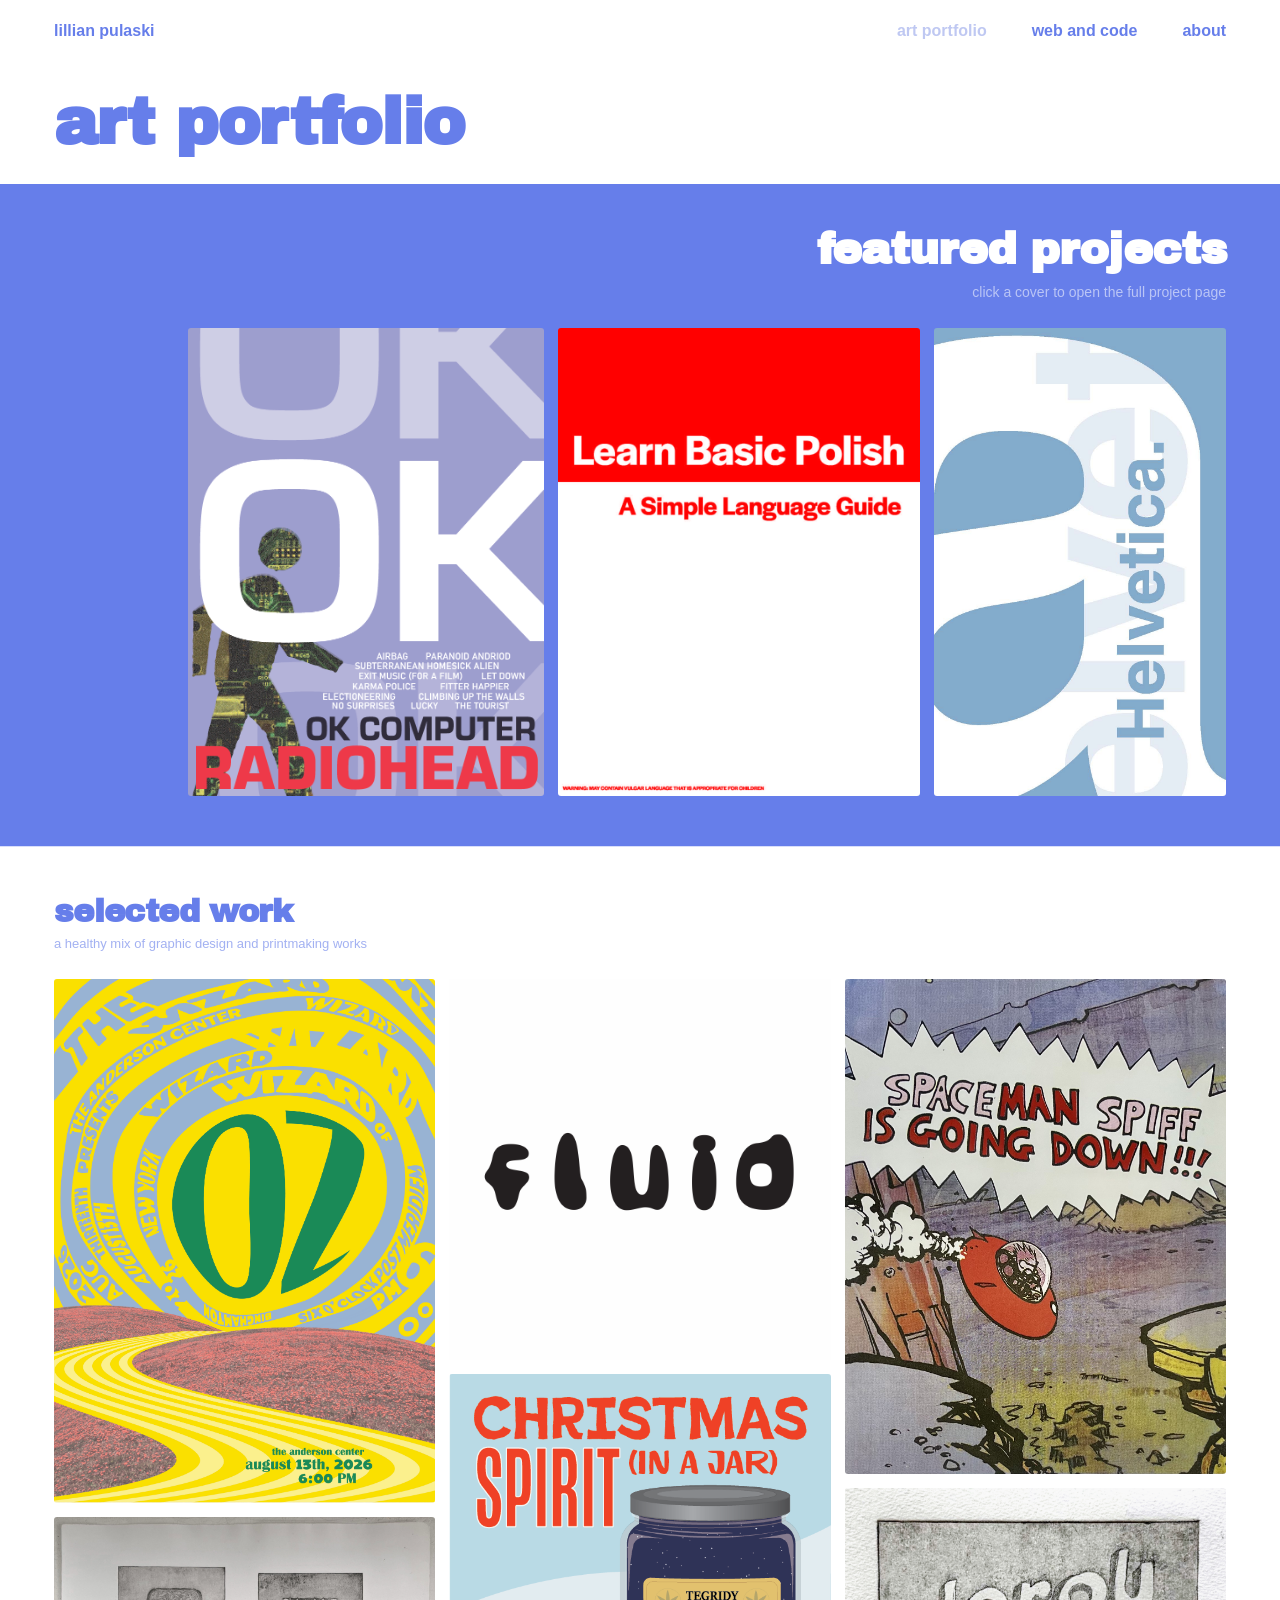
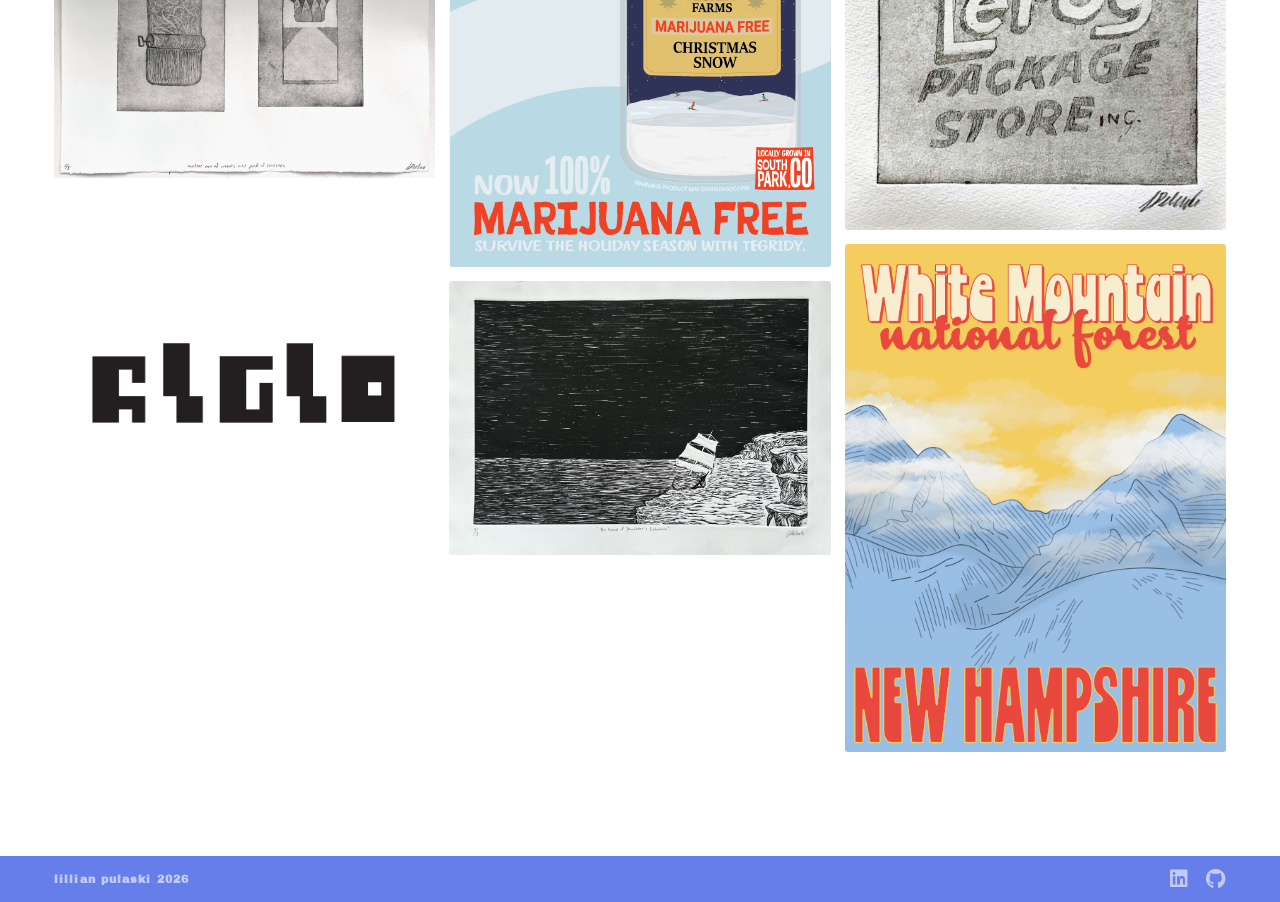
<file: index.html>
<!DOCTYPE html>
<html lang="en">
<head>
    <meta charset="UTF-8">
    <meta name="viewport" content="width=device-width, initial-scale=1.0">
    <title>art portfolio</title>
    <link rel="icon" href="photos/icon3.svg">
    <link rel="stylesheet" href="style.css">
    <link rel="preconnect" href="https://fonts.googleapis.com">
    <link rel="preconnect" href="https://fonts.gstatic.com" crossorigin>
    <link href="https://fonts.googleapis.com/css2?family=Anton&family=Archivo+Black&display=swap" rel="stylesheet">
    <link rel="stylesheet" href="https://cdnjs.cloudflare.com/ajax/libs/font-awesome/6.4.0/css/all.min.css">
    <style>

        /* ── Hero ── */
        .hero {
            min-height: 0;
            padding: 0;
        }

        .hero-content {
            /* top padding clears the fixed nav */
            padding: 90px 54px 29px;
            width: 100%;
        }

        .name-container { margin-bottom: 0; }

        .portfolio-title {
            font-family: var(--font-display);
            font-weight: 900;
            font-size: clamp(28px, 5.5vw, 65px);
            letter-spacing: -0.02em;
            line-height: 1;
            color: var(--color-text);
            text-align: left;
            margin-top: 0;
        }

        .portfolio-intro {
            max-width: 56ch;
            margin-top: 14px;
            font-size: 15px;
            line-height: 1.6;
            color: var(--color-text);
            opacity: 0.75;
        }

        /* ── Featured band (full-bleed) ── */
        .featured-band {
            background-color: var(--color-text);
            padding: 43px 0 50px;
            /* box-shadow + clip-path for full-bleed without a 100vw scrollbar */
            box-shadow: 0 0 0 100vmax var(--color-text);
            clip-path: inset(0 -100vmax);
        }

        .featured-band-inner {
            max-width: 1440px;
            margin: 0 auto;
            padding: 0 54px;
        }

        .featured-band-title {
            font-family: var(--font-display);
            font-size: clamp(22px, 3.5vw, 47px);
            font-weight: 900;
            letter-spacing: -0.02em;
            color: #fff;
            text-align: right;
            margin-bottom: 9px;
            line-height: 1;
        }

        .featured-band-inner > p {
            color: rgba(255,255,255,0.55);
            font-size: 14px;
            text-align: right;
            margin-bottom: 25px;
        }

        /* covers in a row on desktop */
        .featured-row {
            display: flex;
            gap: 14px;
            justify-content: flex-end;
            align-items: flex-end;
            height: 468px;
        }

        .featured-card {
            height: 100%;
            width: auto;
            display: block;
            text-decoration: none;
            overflow: visible;
            flex-shrink: 0;
            transition: height 0.45s cubic-bezier(0.25, 0.46, 0.45, 0.94);
        }

        .featured-card:hover { height: calc(100% + 9px); }

        .featured-card img {
            height: 100%;
            width: auto;
            display: block;
            border-radius: 3px;
            transition: opacity 0.4s ease;
        }

        .featured-card:hover img { opacity: 0.88; }

        /* ── Selected work ── */
        .gd-grid {
            padding: 50px 54px 90px;
            max-width: 1440px;
            margin: 0 auto;
        }

        .grid-heading {
            font-family: var(--font-display);
            font-weight: 900;
            font-size: clamp(20px, 2.6vw, 32px);
            letter-spacing: -0.02em;
            line-height: 1;
            color: var(--color-text);
            margin: 0 0 6px;
        }

        .grid-subheading {
            font-size: 13px;
            line-height: 1.5;
            color: var(--color-text);
            opacity: 0.6;
            margin: 0 0 25px;
        }

        /* --cols is read by script.js to build the columns */
        .masonry {
            --cols: 3;
            columns: var(--cols);
            column-gap: 14px;
        }

        @media (max-width: 1080px) { .masonry { --cols: 2; } }
        @media (max-width: 540px)  { .masonry { --cols: 1; } }

        /* after script.js splits tiles into real columns */
        .masonry.is-built {
            columns: auto;
            display: flex;
            gap: 14px;
            align-items: flex-start;
        }

        .masonry-col { flex: 1 1 0; min-width: 0; }

        .masonry.is-measuring .thumb-caption { display: none; }

        .thumb {
            display: inline-block;
            width: 100%;
            vertical-align: top;
            break-inside: avoid;
            margin-bottom: 14px;
            border-radius: 3px;
            cursor: pointer;
            animation: gdFadeUp 0.5s ease both;
        }

        .thumb img {
            width: 100%;
            height: auto;
            display: block;
            border-radius: 3px;
            transition: opacity 0.35s ease, transform 0.35s cubic-bezier(0.25, 0.46, 0.45, 0.94);
        }

        @keyframes gdFadeUp {
            from { opacity: 0; transform: translateY(14px); }
            to   { opacity: 1; transform: translateY(0); }
        }

        /* stop the fade-in from replaying when a tile is moved */
        .thumb.is-shown { animation: none; }

        .thumb:hover img {
            opacity: 0.85;
            transform: translateY(-4px);
        }

        /* ── Captions ── */
        .thumb-caption {
            background: var(--color-text);
            border-radius: 3px;
            padding: 0 14px;
            max-height: 0;
            overflow: hidden;
            margin-top: 0;
            width: 100%;
            transition: max-height 0.4s cubic-bezier(0.25, 0.46, 0.45, 0.94),
                        padding     0.4s cubic-bezier(0.25, 0.46, 0.45, 0.94),
                        margin-top  0.4s cubic-bezier(0.25, 0.46, 0.45, 0.94);
        }

        .thumb.active .thumb-caption {
            max-height: 260px;
            padding: 13px 14px 15px;
            margin-top: 9px;
        }

        .thumb-caption-title {
            font-family: var(--font-display);
            font-size: 14px;
            font-weight: 900;
            letter-spacing: -0.01em;
            color: #fff;
            line-height: 1.1;
            margin-bottom: 5px;
            display: flex;
            align-items: center;
            gap: 6px;
        }

        .thumb-caption-desc {
            font-size: 11px;
            color: rgba(255,255,255,0.65);
            line-height: 1.5;
            margin: 0;
        }

        /* ── View larger + lightbox ── */
        .icon-plus {
            position: relative;
            display: inline-block;
            width: 12px;
            height: 12px;
        }

        .icon-plus::before,
        .icon-plus::after {
            content: '';
            position: absolute;
            left: 50%;
            top: 50%;
            background: currentColor;
            border-radius: 1px;
            transform: translate(-50%, -50%);
        }

        .icon-plus::before { width: 100%; height: 2px; }
        .icon-plus::after  { width: 2px; height: 100%; }

        .thumb-zoom {
            display: inline-flex;
            align-items: center;
            gap: 7px;
            margin-top: 11px;
            padding: 7px 13px;
            border: 0;
            border-radius: 999px;
            background: #fff;
            color: var(--color-text);
            font-family: var(--font-display);
            font-size: 10px;
            letter-spacing: 0.11em;
            text-transform: uppercase;
            line-height: 1;
            cursor: pointer;
            transition: opacity 0.2s ease;
        }

        .thumb-zoom .icon-plus { width: 9px; height: 9px; }
        .thumb-zoom:hover { opacity: 0.8; }

        .lightbox {
            position: fixed;
            inset: 0;
            z-index: 2000;
            display: flex;
            align-items: center;
            justify-content: center;
            background: rgba(28, 34, 72, 0.92);
            opacity: 0;
            visibility: hidden;
            transition: opacity 0.3s ease, visibility 0.3s ease;
        }

        .lightbox.open { opacity: 1; visibility: visible; }

        .lightbox-img {
            display: block;
            max-width: 92vw;
            max-height: 88vh;
            border-radius: 3px;
        }

        .lightbox-close {
            position: absolute;
            top: 18px;
            right: 18px;
            width: 44px;
            height: 44px;
            display: flex;
            align-items: center;
            justify-content: center;
            border: 0;
            border-radius: 50%;
            background: #fff;
            color: var(--color-text);
            cursor: pointer;
        }

        .lightbox-close .icon-plus { transform: rotate(45deg); }

        body.lightbox-lock { overflow: hidden; }

        @media (prefers-reduced-motion: reduce) {
            .thumb, .thumb img, .thumb-zoom, .lightbox { transition: none; animation: none; }
            .thumb:hover img { transform: none; }
        }

        /* ── Mobile ── */
        @media (max-width: 768px) {
            .hero-content { padding: 76px 20px 20px; }

            .featured-band-inner { padding: 0 20px; }

            .featured-band-title { font-size: 36px; }

            /* stack covers on mobile */
            .featured-row {
                flex-direction: column;
                height: auto;
                align-items: stretch;
                gap: 12px;
            }

            .featured-card { height: auto; width: 100%; flex-shrink: 0; }
            .featured-card img { width: 100%; height: auto; }
            .featured-card:hover { height: auto; }

            .gd-grid { padding: 36px 20px 72px; }
        }

        /* ── Footer ── */
        .footer {
            background-color: var(--color-text) !important;
            border-top: none;
            padding: 13px 54px !important;
        }

        .footer-content {
            flex-direction: row !important;
            align-items: center;
        }

        .footer-text {
            color: rgba(255,255,255,0.6) !important;
            font-weight: 900 !important;
            font-family: var(--font-display) !important;
            white-space: nowrap;
        }

        .footer-icon-link { color: rgba(255,255,255,0.6) !important; }
        .footer-icon-link:hover { color: white !important; }
        .footer-icon { width: 20px; height: 20px; font-size: 20px !important; }
        .footer-right { gap: 16px !important; flex-shrink: 0; }

        @media (max-width: 768px) {
            .footer { padding: 13px 20px !important; }
        }
    </style>
</head>
<body>

    <!-- Navigation -->
    <nav class="nav">
        <div class="nav-content">
            <div class="nav-name">lillian pulaski</div>
            <div class="nav-links">
                <a href="index.html" class="nav-link nav-link--active">art portfolio</a>
                <a href="technical.html" class="nav-link">web and code</a>
                <a href="about.html" class="nav-link">about</a>
            </div>
        </div>
    </nav>

    <!-- Hero -->
    <section class="hero">
        <div class="hero-content">
            <div class="name-container">
                <div class="portfolio-title">art portfolio</div>
            </div>
        </div>
    </section>

    <!-- Featured projects -->
    <div class="featured-band">
        <div class="featured-band-inner">
            <h2 class="featured-band-title">featured projects</h2>
            <p>click a cover to open the full project page</p>
            <div class="featured-row">
                <a href="projects/okcd.html" class="featured-card">
                    <img src="photos/okcd_poster.png" alt="Ok Computer CD">
                </a>
                <a href="projects/zine.html" class="featured-card">
                    <img src="photos/type2_project3_COVER.jpg" alt="Polish Language Zine">
                </a>
                <a href="projects/helvetica.html" class="featured-card">
                    <img src="photos/300_P4_Pulaski_Specimen_Page_01.jpg" alt="Helvetica Booklet">
                </a>
            </div>
        </div>
    </div>

    <!-- Selected work -->
    <div class="gd-grid">
        <h2 class="grid-heading">selected work</h2>
        <p class="grid-subheading">a healthy mix of graphic design and printmaking works</p>

        <div class="masonry">

            <div class="thumb" style="animation-delay:0.12s">
                <img src="photos/type2_project2.jpg" alt="Wizard of Oz Poster">
                <div class="thumb-caption">
                    <div class="thumb-caption-title">Wizard of Oz Poster</div>
                    <p class="thumb-caption-desc"><em>Digital Art</em> &nbsp;·&nbsp;MARCH 2026</p>
                    <p class="thumb-caption-desc">A play advertisement that reads Oz as a drug-induced trip, drawing on the sleeping-poppy imagery already in the original story.</p>
                </div>
            </div>

            <div class="thumb" style="animation-delay:0.04s">
                <img src="photos/sardines+cigs.jpg" alt="Copper Etching — Sardine Can of Worms and Pack of Sardines">
                <div class="thumb-caption">
                    <div class="thumb-caption-title">Sardine Can of Worms &amp; Pack of Sardines</div>
                    <p class="thumb-caption-desc"><em>Copper Etching</em> &nbsp;·&nbsp; MAY 2026</p>
                    <p class="thumb-caption-desc">A pair of etchings that take two common idioms literally: packed like sardines and opening a can of worms. Rendered in the dense, unsettling line work of Otto Dix's war collection.</p>
                </div>
            </div>

            <div class="thumb" style="animation-delay:0.20s">
                <img src="photos/rigid.gif" alt="Rigid GIF">
                <div class="thumb-caption">
                    <div class="thumb-caption-title">Kinetic Typography — Rigid</div>
                    <p class="thumb-caption-desc"><em>Digital Animation</em> &nbsp;·&nbsp; OCTOBER 2025</p>
                    <p class="thumb-caption-desc">Half of a paired study in how motion carries meaning: uppercase letterforms snap down to lowercase, holding their geometry the whole way.</p>
                </div>
            </div>

            <div class="thumb" style="animation-delay:0.24s">
                <img src="photos/fluid.gif" alt="Fluid GIF">
                <div class="thumb-caption">
                    <div class="thumb-caption-title">Kinetic Typography — Fluid</div>
                    <p class="thumb-caption-desc"><em>Digital Animation</em> &nbsp;·&nbsp; OCTOBER 2025</p>
                    <p class="thumb-caption-desc">The counterpart to Rigid: the same uppercase-to-lowercase transformation, this time letting the letterforms flow between states.</p>
                </div>
            </div>

            <div class="thumb" style="animation-delay:0.28s">
                <img src="photos/sp_poster.png" alt="South Park Poster">
                <div class="thumb-caption">
                    <div class="thumb-caption-title">Marijuana Free Christmas Snow Advertisement</div>
                    <p class="thumb-caption-desc"><em>Digital Art</em> &nbsp;·&nbsp; APRIL 2025</p>
                    <p class="thumb-caption-desc">A satirical ad poster built on the South Park episode "Christmas Snow," aimed at recreational drug legalization and the marketing that sells it.</p>
                </div>
            </div>

            <div class="thumb" style="animation-delay:0.16s">
                <img src="photos/lino.jpg" alt="Linocut — The Wreck of Shackleton's Endurance">
                <div class="thumb-caption">
                    <div class="thumb-caption-title">The Wreck of Shackleton's Endurance</div>
                    <p class="thumb-caption-desc"><em>Linocut Relief Print</em> &nbsp;·&nbsp; FEBRUARY 2026</p>
                    <p class="thumb-caption-desc">A print about the story of Shackleton's Endurance and the isolation his crew endured spending almost one year awaiting rescue from the barren Antarctic.</p>
                </div>
            </div>

            <div class="thumb" style="animation-delay:0.08s">
                <img src="photos/silk_screen.jpg" alt="Silk Screen — SpaceMAN Spiff">
                <div class="thumb-caption">
                    <div class="thumb-caption-title">SpaceMAN Spiff</div>
                    <p class="thumb-caption-desc"><em>Silk Screen Print</em> &nbsp;·&nbsp; APRIL 2026</p>
                    <p class="thumb-caption-desc">A four-color separation screen print that turns Calvin &amp; Hobbes into environmental commentary.</p>
                </div>
            </div>

            <div class="thumb" style="animation-delay:0.32s">
                <img src="photos/leroy-package-store.jpg" alt="Leroy Package Store Sign">
                <div class="thumb-caption">
                    <div class="thumb-caption-title">Leroy Package Store Sign</div>
                    <p class="thumb-caption-desc"><em>Copper Etching</em> &nbsp;·&nbsp; MAY 2026</p>
                    <p class="thumb-caption-desc">A quick copper etching of the store sign of my beloved college liquor store.</p>
                </div>
            </div>

            <div class="thumb" style="animation-delay:0.32s">
                <img src="photos/nhwm_poster.png" alt="NH White Mountains Poster">
                <div class="thumb-caption">
                    <div class="thumb-caption-title">White Mountains Travel Poster</div>
                    <p class="thumb-caption-desc"><em>Digital Art</em> &nbsp;·&nbsp; FEBRUARY 2025</p>
                    <p class="thumb-caption-desc">A vintage-inspired travel poster for New Hampshire's White Mountains, built on flat color and a limited palette.</p>
                </div>
            </div>

        </div>
    </div>

    <!-- Footer -->
    <footer class="footer">
        <div class="footer-content">
            <div class="footer-left">
                <p class="footer-text">lillian pulaski 2026</p>
            </div>
            <div class="footer-right">
                <a href="https://www.linkedin.com/in/lillian-pulaski/" class="footer-link footer-icon-link" target="_blank" aria-label="LinkedIn">
                    <i class="fab fa-linkedin footer-icon"></i>
                </a>
                <a href="https://github.com/lillian-pulaski" class="footer-link footer-icon-link" target="_blank" aria-label="GitHub">
                    <i class="fab fa-github footer-icon"></i>
                </a>
            </div>
        </div>
    </footer>

    <script src="script.js"></script>
</body>
</html>
</file>
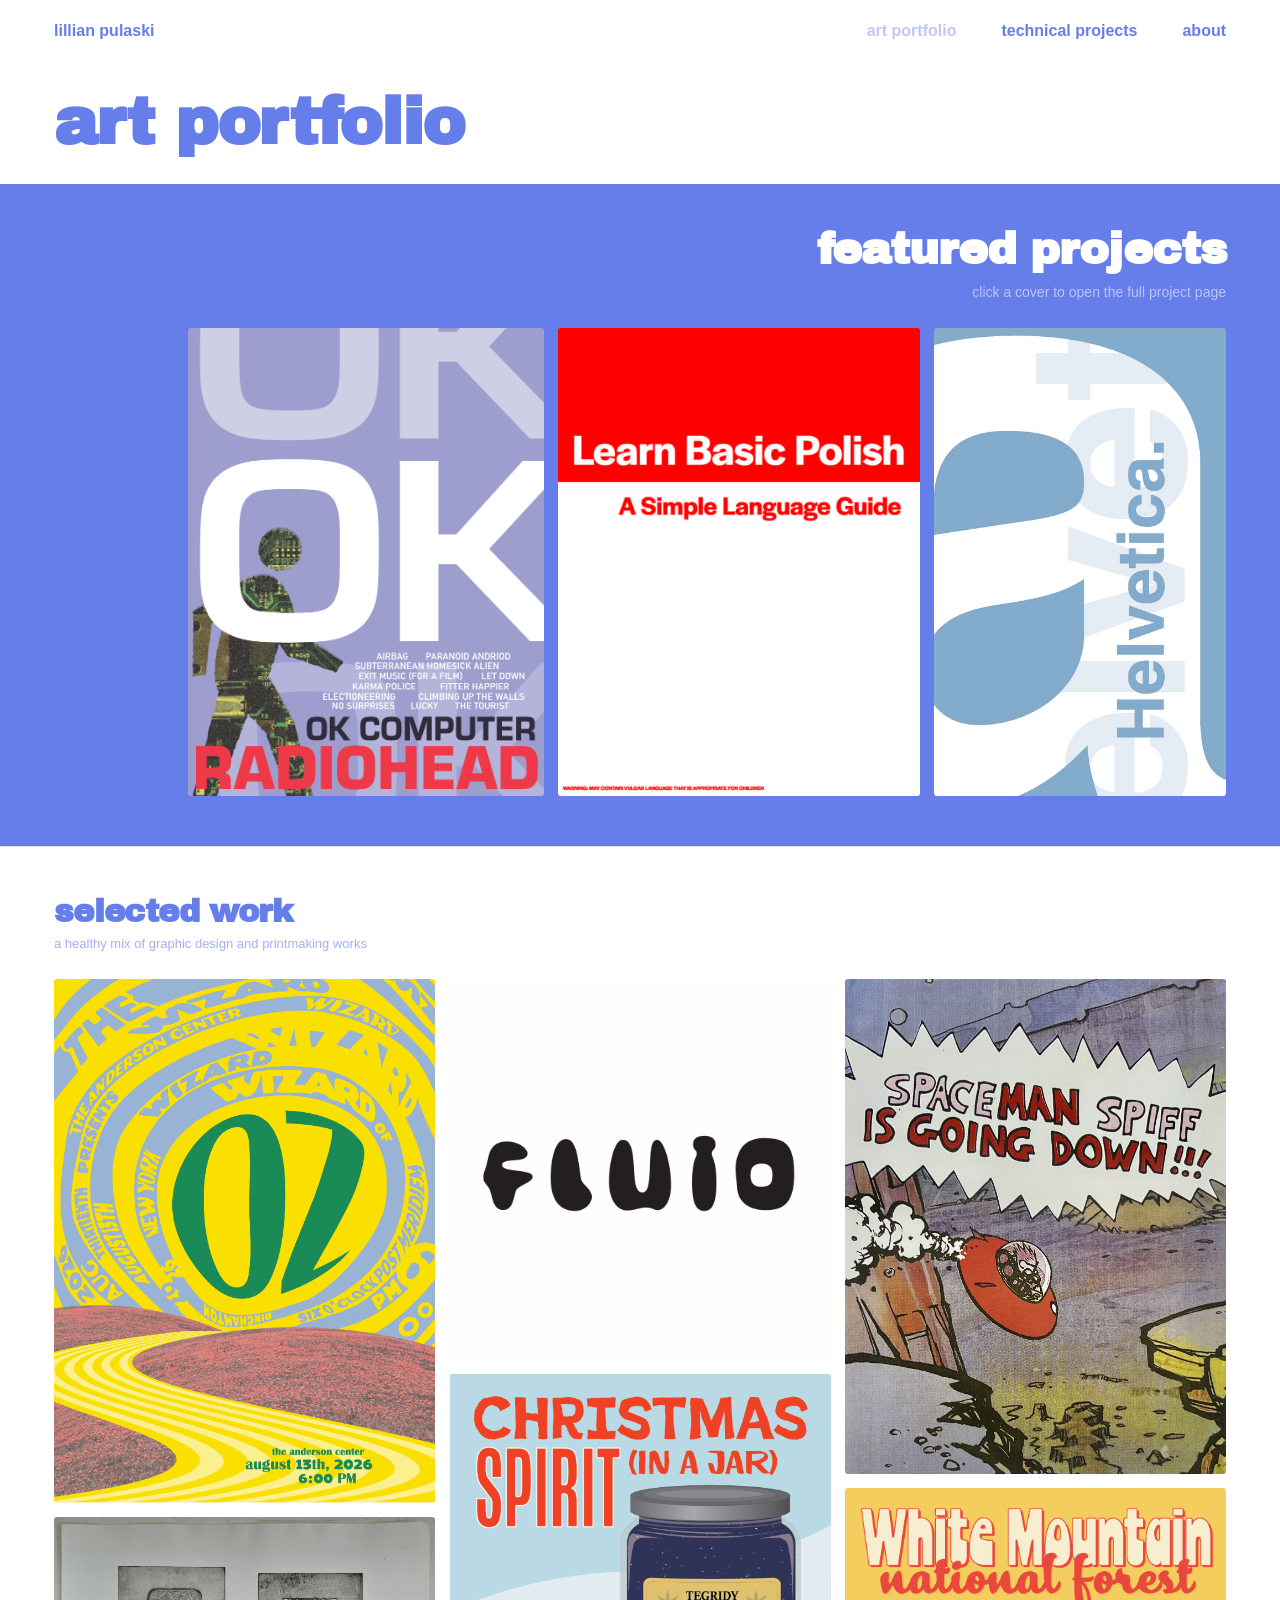
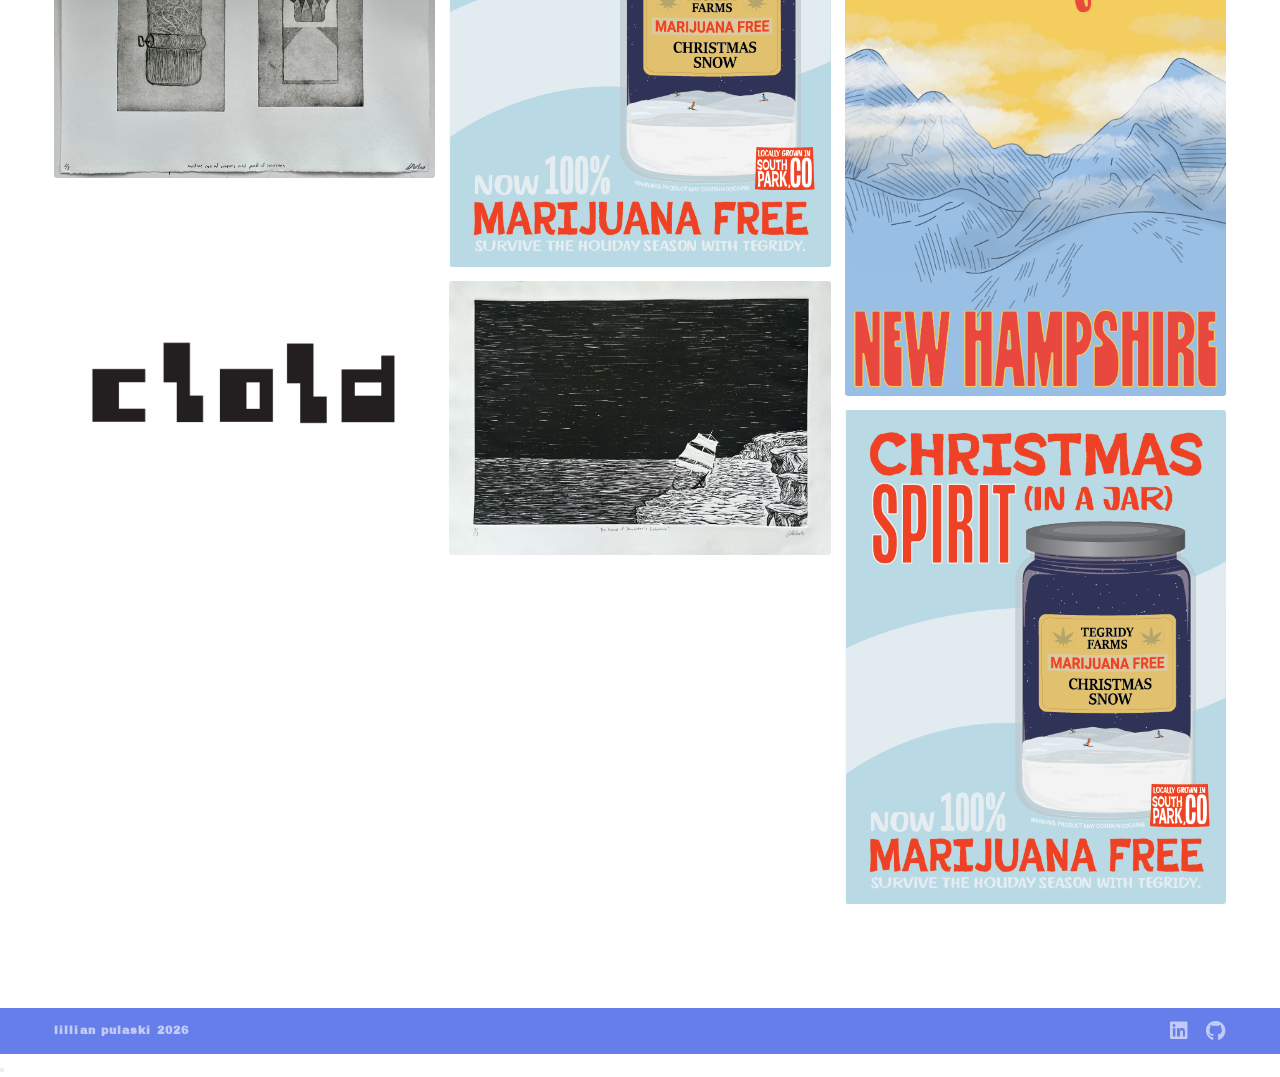
<file: art.html>
<!DOCTYPE html>
<html lang="en">
<head>
    <meta charset="UTF-8">
    <meta name="viewport" content="width=device-width, initial-scale=1.0">
    <title>art portfolio</title>
    <link rel="icon" href="photos/icon3.svg">
    <link rel="stylesheet" href="style.css">
    <link rel="preconnect" href="https://fonts.googleapis.com">
    <link rel="preconnect" href="https://fonts.gstatic.com" crossorigin>
    <link href="https://fonts.googleapis.com/css2?family=Anton&family=Archivo+Black&display=swap" rel="stylesheet">
    <link rel="stylesheet" href="https://cdnjs.cloudflare.com/ajax/libs/font-awesome/6.4.0/css/all.min.css">
    <style>

        /* ── Hero ── */
        .hero {
            min-height: 0;
            padding: 0;
        }

        .hero-content {
            /* top padding clears the fixed nav */
            padding: 90px 54px 29px;
            width: 100%;
        }

        .name-container { margin-bottom: 0; }

        .portfolio-title {
            font-family: var(--font-display);
            font-weight: 900;
            font-size: clamp(28px, 5.5vw, 65px);
            letter-spacing: -0.02em;
            line-height: 1;
            color: var(--color-text);
            text-align: left;
            margin-top: 0;
        }

        .portfolio-intro {
            max-width: 56ch;
            margin-top: 14px;
            font-size: 15px;
            line-height: 1.6;
            color: var(--color-text);
            opacity: 0.75;
        }

        /* ── Featured band (full-bleed) ── */
        .featured-band {
            background-color: var(--color-text);
            padding: 43px 0 50px;
            /* box-shadow + clip-path for full-bleed without a 100vw scrollbar */
            box-shadow: 0 0 0 100vmax var(--color-text);
            clip-path: inset(0 -100vmax);
        }

        .featured-band-inner {
            max-width: 1440px;
            margin: 0 auto;
            padding: 0 54px;
        }

        .featured-band-title {
            font-family: var(--font-display);
            font-size: clamp(22px, 3.5vw, 47px);
            font-weight: 900;
            letter-spacing: -0.02em;
            color: #fff;
            text-align: right;
            margin-bottom: 9px;
            line-height: 1;
        }

        .featured-band-inner > p {
            color: rgba(255,255,255,0.55);
            font-size: 14px;
            text-align: right;
            margin-bottom: 25px;
        }

        /* covers in a row on desktop */
        .featured-row {
            display: flex;
            gap: 14px;
            justify-content: flex-end;
            align-items: flex-end;
            height: 468px;
        }

        .featured-card {
            height: 100%;
            width: auto;
            display: block;
            text-decoration: none;
            overflow: visible;
            flex-shrink: 0;
            transition: height 0.45s cubic-bezier(0.25, 0.46, 0.45, 0.94);
        }

        .featured-card:hover { height: calc(100% + 9px); }

        .featured-card img {
            height: 100%;
            width: auto;
            display: block;
            border-radius: 3px;
            transition: opacity 0.4s ease;
        }

        .featured-card:hover img { opacity: 0.88; }

        /* ── Selected work ── */
        .gd-grid {
            padding: 50px 54px 90px;
            max-width: 1440px;
            margin: 0 auto;
        }

        .grid-heading {
            font-family: var(--font-display);
            font-weight: 900;
            font-size: clamp(20px, 2.6vw, 32px);
            letter-spacing: -0.02em;
            line-height: 1;
            color: var(--color-text);
            margin: 0 0 6px;
        }

        .grid-subheading {
            font-size: 13px;
            line-height: 1.5;
            color: var(--color-text);
            opacity: 0.6;
            margin: 0 0 25px;
        }

        .masonry {
            columns: 3;
            column-gap: 14px;
        }

        @media (max-width: 1080px) { .masonry { columns: 2; } }
        @media (max-width: 540px)  { .masonry { columns: 1; } }

        .thumb {
            display: inline-block;
            width: 100%;
            vertical-align: top;
            break-inside: avoid;
            margin-bottom: 14px;
            border-radius: 3px;
            cursor: pointer;
            animation: gdFadeUp 0.5s ease both;
        }

        .thumb img {
            width: 100%;
            height: auto;
            display: block;
            border-radius: 3px;
            transition: opacity 0.4s ease;
        }

        @keyframes gdFadeUp {
            from { opacity: 0; transform: translateY(14px); }
            to   { opacity: 1; transform: translateY(0); }
        }

        .thumb:hover img { opacity: 0.9; }

        /* ── Captions ── */
        .thumb-caption {
            background: var(--color-text);
            border-radius: 3px;
            padding: 0 14px;
            max-height: 0;
            overflow: hidden;
            margin-top: 0;
            width: 100%;
            transition: max-height 0.4s cubic-bezier(0.25, 0.46, 0.45, 0.94),
                        padding     0.4s cubic-bezier(0.25, 0.46, 0.45, 0.94),
                        margin-top  0.4s cubic-bezier(0.25, 0.46, 0.45, 0.94);
        }

        .thumb.active .thumb-caption {
            max-height: 180px;
            padding: 13px 14px 15px;
            margin-top: 9px;
        }

        .thumb-caption-title {
            font-family: var(--font-display);
            font-size: 14px;
            font-weight: 900;
            letter-spacing: -0.01em;
            color: #fff;
            line-height: 1.1;
            margin-bottom: 5px;
            display: flex;
            align-items: center;
            gap: 6px;
        }

        .thumb-caption-desc {
            font-size: 11px;
            color: rgba(255,255,255,0.65);
            line-height: 1.5;
            margin: 0;
        }

        /* ── Mobile ── */
        @media (max-width: 768px) {
            .hero-content { padding: 76px 20px 20px; }

            .featured-band-inner { padding: 0 20px; }

            .featured-band-title { font-size: 36px; }

            /* stack covers on mobile */
            .featured-row {
                flex-direction: column;
                height: auto;
                align-items: stretch;
                gap: 12px;
            }

            .featured-card { height: auto; width: 100%; flex-shrink: 0; }
            .featured-card img { width: 100%; height: auto; }
            .featured-card:hover { height: auto; }

            .gd-grid { padding: 36px 20px 72px; }
        }

        /* ── Footer ── */
        .footer {
            background-color: var(--color-text) !important;
            border-top: none;
            padding: 13px 54px !important;
        }

        .footer-content {
            flex-direction: row !important;
            align-items: center;
        }

        .footer-text {
            color: rgba(255,255,255,0.6) !important;
            font-weight: 900 !important;
            font-family: var(--font-display) !important;
            white-space: nowrap;
        }

        .footer-icon-link { color: rgba(255,255,255,0.6) !important; }
        .footer-icon-link:hover { color: white !important; }
        .footer-icon { width: 20px; height: 20px; font-size: 20px !important; }
        .footer-right { gap: 16px !important; flex-shrink: 0; }

        @media (max-width: 768px) {
            .footer { padding: 13px 20px !important; }
        }
    </style>
</head>
<body>

    <!-- Navigation -->
    <nav class="nav">
        <div class="nav-content">
            <div class="nav-name">lillian pulaski</div>
            <div class="nav-links">
                <a href="art.html" class="nav-link nav-link--active">art portfolio</a>
                <a href="technical.html" class="nav-link">technical projects</a>
                <a href="about.html" class="nav-link">about</a>
            </div>
        </div>
    </nav>

    <!-- Hero -->
    <section class="hero">
        <div class="hero-content">
            <div class="name-container">
                <div class="portfolio-title">art portfolio</div>
            </div>
        </div>
    </section>

    <!-- Featured projects -->
    <div class="featured-band">
        <div class="featured-band-inner">
            <h2 class="featured-band-title">featured projects</h2>
            <p>click a cover to open the full project page</p>
            <div class="featured-row">
                <a href="projects/okcd.html" class="featured-card">
                    <img src="photos/okcd_poster.png" alt="Ok Computer CD">
                </a>
                <a href="projects/zine.html" class="featured-card">
                    <img src="photos/type2_project3_COVER.jpg" alt="Polish Language Zine">
                </a>
                <a href="projects/helvetica.html" class="featured-card">
                    <img src="photos/300_P4_Pulaski_Specimen_Page_01.jpg" alt="Helvetica Booklet">
                </a>
            </div>
        </div>
    </div>

    <!-- Selected work -->
    <div class="gd-grid">
        <h2 class="grid-heading">selected work</h2>
        <p class="grid-subheading">a healthy mix of graphic design and printmaking works</p>

        <div class="masonry">

            <div class="thumb" style="animation-delay:0.12s">
                <img src="photos/type2_project2.jpg" alt="Wizard of Oz Poster">
                <div class="thumb-caption">
                    <div class="thumb-caption-title">Wizard of Oz Poster</div>
                    <p class="thumb-caption-desc"><em>Digital Art</em> &nbsp;·&nbsp;MARCH 2026</p>
                    <p class="thumb-caption-desc">A play advertisement that reads Oz as a drug-induced trip, drawing on the sleeping-poppy imagery already in the original story.</p>
                </div>
            </div>

            <div class="thumb" style="animation-delay:0.04s">
                <img src="photos/copper_etch.jpg" alt="Copper Etching — Sardine Can of Worms and Pack of Sardines">
                <div class="thumb-caption">
                    <div class="thumb-caption-title">Sardine Can of Worms &amp; Pack of Sardines</div>
                    <p class="thumb-caption-desc"><em>Copper Etching</em> &nbsp;·&nbsp; MAY 2026</p>
                    <p class="thumb-caption-desc">A pair of etchings that take two common idioms literally: packed like sardines and opening a can of worms. Rendered in the dense, unsettling line work of Otto Dix's war collection.</p>
                </div>
            </div>

            <div class="thumb" style="animation-delay:0.20s">
                <img src="photos/rigid.gif" alt="Rigid GIF">
                <div class="thumb-caption">
                    <div class="thumb-caption-title">Kinetic Typography — Rigid</div>
                    <p class="thumb-caption-desc"><em>Digital Animation</em> &nbsp;·&nbsp; OCTOBER 2025</p>
                    <p class="thumb-caption-desc">Half of a paired study in how motion carries meaning: uppercase letterforms snap down to lowercase, holding their geometry the whole way.</p>
                </div>
            </div>

            <div class="thumb" style="animation-delay:0.24s">
                <img src="photos/fluid.gif" alt="Fluid GIF">
                <div class="thumb-caption">
                    <div class="thumb-caption-title">Kinetic Typography — Fluid</div>
                    <p class="thumb-caption-desc"><em>Digital Animation</em> &nbsp;·&nbsp; OCTOBER 2025</p>
                    <p class="thumb-caption-desc">The counterpart to Rigid: the same uppercase-to-lowercase transformation, this time letting the letterforms flow between states.</p>
                </div>
            </div>

            <div class="thumb" style="animation-delay:0.28s">
                <img src="photos/sp_poster.png" alt="South Park Poster">
                <div class="thumb-caption">
                    <div class="thumb-caption-title">Marijuana Free Christmas Snow Advertisement</div>
                    <p class="thumb-caption-desc"><em>Digital Art</em> &nbsp;·&nbsp; APRIL 2025</p>
                    <p class="thumb-caption-desc">A satirical ad poster built on the South Park episode "Christmas Snow," aimed at recreational drug legalization and the marketing that sells it.</p>
                </div>
            </div>

            <div class="thumb" style="animation-delay:0.16s">
                <img src="photos/lino.jpg" alt="Linocut — The Wreck of Shackleton's Endurance">
                <div class="thumb-caption">
                    <div class="thumb-caption-title">The Wreck of Shackleton's Endurance</div>
                    <p class="thumb-caption-desc"><em>Linocut Relief Print</em> &nbsp;·&nbsp; FEBRUARY 2026</p>
                    <p class="thumb-caption-desc">A print about the story of Shackleton's Endurance and the isolation his crew endured spending almost one year awaiting rescue from the barren Antarctic.</p>
                </div>
            </div>

            <div class="thumb" style="animation-delay:0.08s">
                <img src="photos/silk_screen.jpg" alt="Silk Screen — SpaceMAN Spiff">
                <div class="thumb-caption">
                    <div class="thumb-caption-title">SpaceMAN Spiff</div>
                    <p class="thumb-caption-desc"><em>Silk Screen Print</em> &nbsp;·&nbsp; APRIL 2026</p>
                    <p class="thumb-caption-desc">A four-color separation screen print that turns Calvin &amp; Hobbes into environmental commentary.</p>
                </div>
            </div>

            <div class="thumb" style="animation-delay:0.32s">
                <img src="photos/nhwm_poster.png" alt="NH White Mountains Poster">
                <div class="thumb-caption">
                    <div class="thumb-caption-title">White Mountains Travel Poster</div>
                    <p class="thumb-caption-desc"><em>Digital Art</em> &nbsp;·&nbsp; FEBRUARY 2025</p>
                    <p class="thumb-caption-desc">A vintage-inspired travel poster for New Hampshire's White Mountains, built on flat color and a limited palette.</p>
                </div>
            </div>

            <div class="thumb" style="animation-delay:0.28s">
                <img src="photos/sp_poster.png" alt="South Park Poster">
                <div class="thumb-caption">
                    <div class="thumb-caption-title">Marijuana Free Christmas Snow Advertisement</div>
                    <p class="thumb-caption-desc"><em>Digital Art</em> &nbsp;·&nbsp; APRIL 2025</p>
                    <p class="thumb-caption-desc">A satirical ad poster built on the South Park episode "Christmas Snow," aimed at recreational drug legalization and the marketing that sells it.</p>
                </div>
            </div>

        </div>
    </div>

    <!-- Footer -->
    <footer class="footer">
        <div class="footer-content">
            <div class="footer-left">
                <p class="footer-text">lillian pulaski 2026</p>
            </div>
            <div class="footer-right">
                <a href="https://www.linkedin.com/in/lillian-pulaski/" class="footer-link footer-icon-link" target="_blank" aria-label="LinkedIn">
                    <i class="fab fa-linkedin footer-icon"></i>
                </a>
                <a href="https://github.com/lillian-pulaski" class="footer-link footer-icon-link" target="_blank" aria-label="GitHub">
                    <i class="fab fa-github footer-icon"></i>
                </a>
            </div>
        </div>
    </footer>

    <script src="script.js"></script>
</body>
</html>
</file>
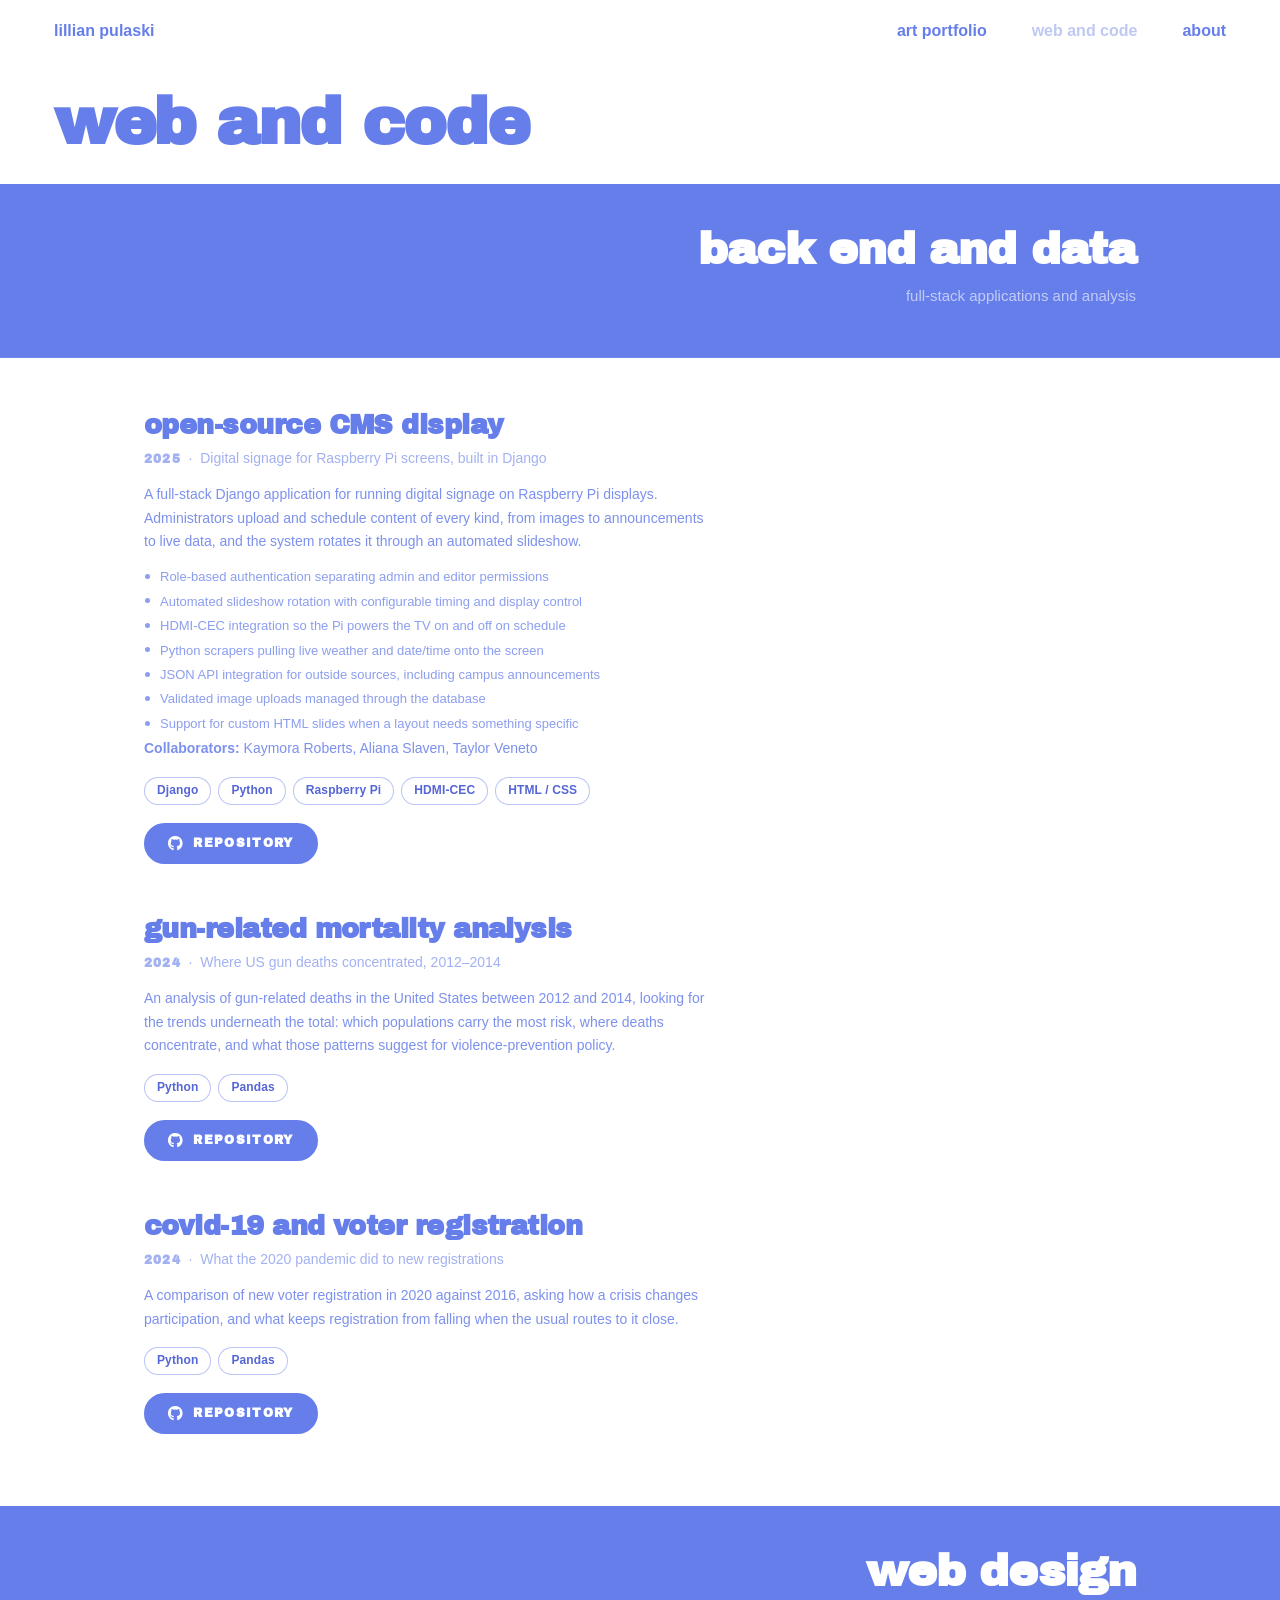
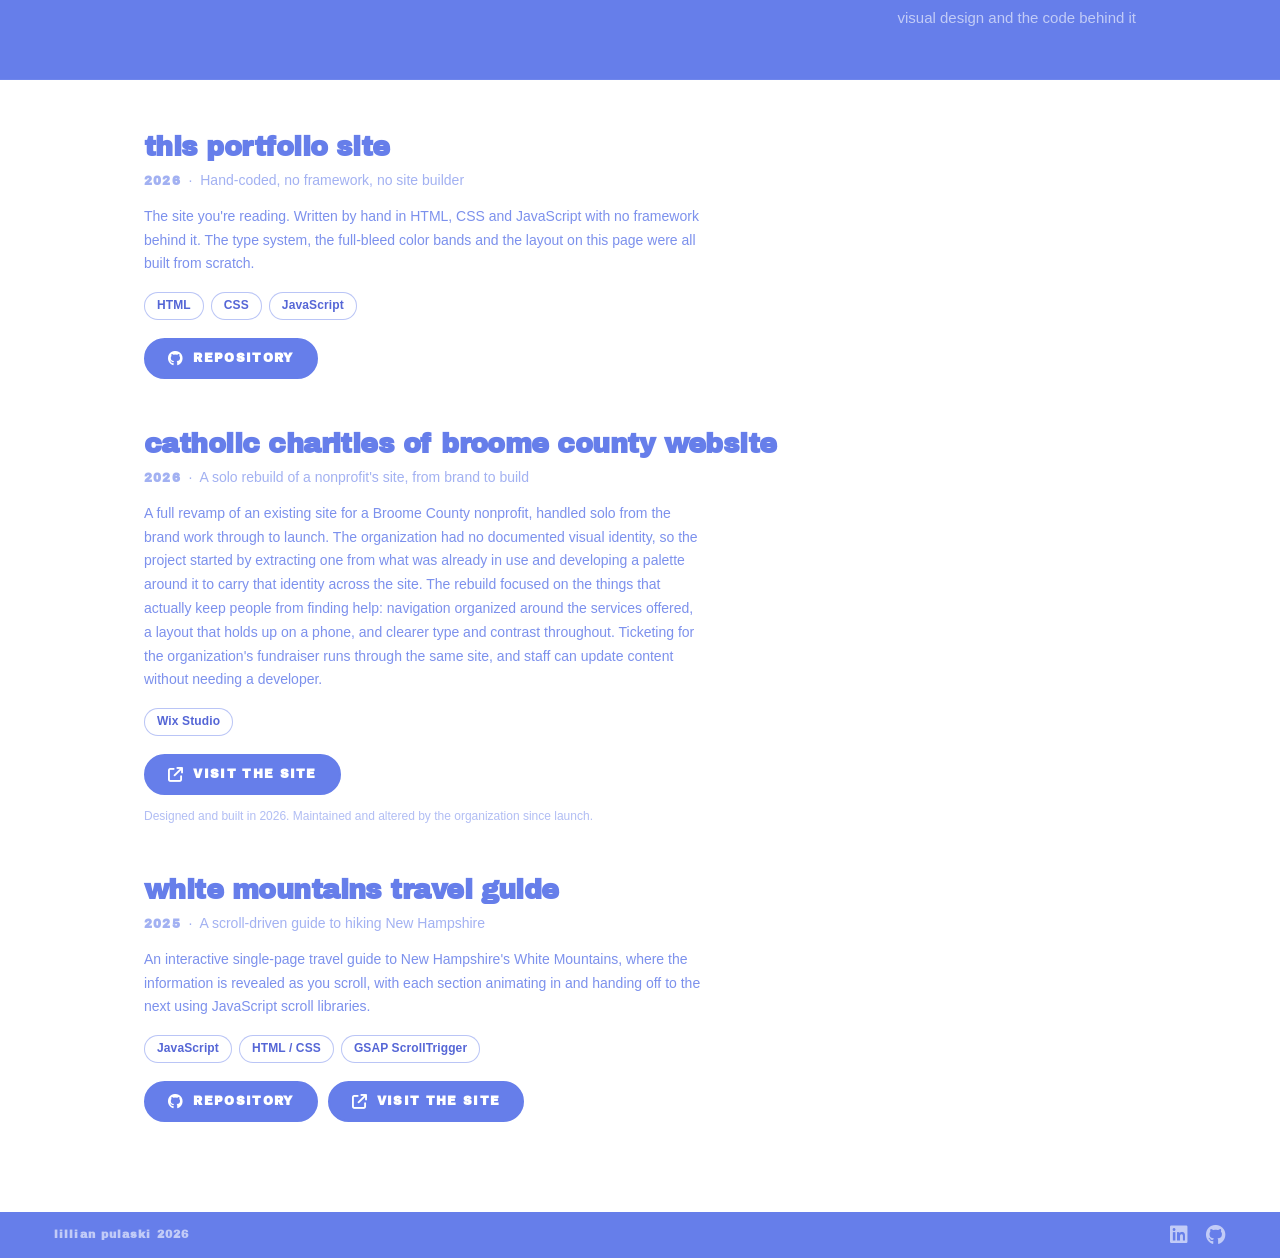
<file: technical.html>
<!DOCTYPE html>
<html lang="en">
<head>
    <meta charset="UTF-8">
    <meta name="viewport" content="width=device-width, initial-scale=1.0">
    <title>web and code</title>
    <link rel="icon" href="photos/icon3.svg">
    <link rel="stylesheet" href="style.css">
    <link rel="preconnect" href="https://fonts.googleapis.com">
    <link rel="preconnect" href="https://fonts.gstatic.com" crossorigin>
    <link href="https://fonts.googleapis.com/css2?family=Anton&family=Archivo+Black&display=swap" rel="stylesheet">
    <link rel="stylesheet" href="https://cdnjs.cloudflare.com/ajax/libs/font-awesome/6.4.0/css/all.min.css">
    <style>

        /* hero, portfolio-title and the footer come from style.css */

        /* ─────────────────────────────────────────
           SECTION BANDS — full-bleed blue strips that
           head each group, same pattern as the art page.
        ───────────────────────────────────────── */
        .band {
            background-color: var(--color-text);
            padding: 43px 0 50px;
            box-shadow: 0 0 0 100vmax var(--color-text);
            clip-path: inset(0 -100vmax);
        }

        .band-inner {
            /* matches the project column so the right edges line up */
            max-width: 1100px;
            margin: 0 auto;
            padding: 0 54px;
        }

        .band-title {
            font-family: var(--font-display);
            font-size: clamp(22px, 3.5vw, 47px);
            font-weight: 900;
            letter-spacing: -0.02em;
            color: #fff;
            text-align: right;
            margin: 0;
            line-height: 1;
        }

        .band-inner > p {
            color: rgba(255,255,255,0.6);
            font-size: 15px;
            line-height: 1.6;
            text-align: right;
            margin: 12px 0 0 auto;
            max-width: 52ch;
        }

        /* ─────────────────────────────────────────
           PROJECT LIST
           Newest first inside each group. Title, then a
           year + summary line, then the description.
        ───────────────────────────────────────── */
        .index {
            max-width: 1100px;
            margin: 0 auto;
            padding: 52px 54px 72px;
        }

        /* the last group gets a little more room above the footer */
        .index:last-of-type { padding-bottom: 90px; }

        .entry { padding-bottom: 50px; }

        .entry:last-child { padding-bottom: 0; }

        .entry-title {
            font-family: var(--font-display);
            font-weight: 900;
            font-size: clamp(20px, 2.3vw, 27px);
            letter-spacing: -0.02em;
            line-height: 1.15;
            color: var(--color-text);
            margin: 0 0 7px;
        }

        /* year · one-line summary */
        .entry-meta {
            font-size: 14px;
            line-height: 1.5;
            color: var(--color-text);
            opacity: 0.6;
            margin: 0 0 14px;
            max-width: 68ch;
        }

        .entry-meta .year {
            font-family: var(--font-display);
            font-weight: 900;
            font-size: 12px;
            letter-spacing: 0.1em;
        }

        .entry-desc {
            font-size: 14px;
            line-height: 1.7;
            color: var(--color-text);
            opacity: 0.85;
            margin: 0;
            max-width: 72ch;
        }

        .entry-list {
            margin: 12px 0 0;
            padding: 0;
            list-style: none;
            font-size: 13px;
            line-height: 1.65;
            color: var(--color-text);
            opacity: 0.75;
            max-width: 72ch;
        }

        .entry-list li {
            padding-left: 16px;
            position: relative;
            margin-bottom: 3px;
        }

        .entry-list li::before {
            content: '';
            position: absolute;
            left: 1px;
            top: 0.6em;
            width: 5px;
            height: 5px;
            border-radius: 50%;
            background: currentColor;
        }

        /* ── Tool chips ── */
        .entry-tools {
            display: flex;
            flex-wrap: wrap;
            gap: 7px;
            margin: 16px 0 0;
            padding: 0;
            list-style: none;
        }

        .tool {
            display: inline-block;
            padding: 5px 12px;
            border-radius: 999px;
            background: #fff;
            border: 1px solid rgba(102, 126, 234, 0.45);
            color: #5566d6;
            font-size: 12px;
            font-weight: 600;
            letter-spacing: 0.01em;
            line-height: 1.3;
            white-space: nowrap;
        }

        /* ── Buttons ── */
        .entry-actions {
            display: flex;
            flex-wrap: wrap;
            gap: 10px;
            margin-top: 18px;
        }

        .entry-note {
            font-size: 12px;
            line-height: 1.5;
            color: var(--color-text);
            opacity: 0.5;
            margin: 12px 0 0;
        }

        .btn {
            display: inline-flex;
            align-items: center;
            gap: 9px;
            padding: 11px 22px;
            border-radius: 999px;
            text-decoration: none;
            font-family: var(--font-display);
            font-weight: 900;
            font-size: 12px;
            letter-spacing: 0.11em;
            text-transform: uppercase;
            line-height: 1;
            border: 2px solid var(--color-text);
            background: var(--color-text);
            color: #fff;
            transition: background-color 0.25s ease, border-color 0.25s ease, transform 0.2s ease;
        }

        .btn i { font-size: 15px; }

        .btn:hover {
            background: #667eea;
            border-color: #667eea;
            transform: translateY(-2px);
        }

        /* ── Mobile ── */
        @media (max-width: 700px) {
            .index { padding: 36px 20px 60px; }
            .index:last-of-type { padding-bottom: 72px; }
            .entry { padding-bottom: 42px; }
        }

        @media (max-width: 768px) {
            .band { padding: 34px 0 38px; }
            .band-inner { padding: 0 20px; }
            .band-title { font-size: 36px; }
            .btn { padding: 11px 20px; }
        }

        @media (prefers-reduced-motion: reduce) {
            .btn { transition: none; }
            .btn:hover { transform: none; }
        }
    </style>
</head>
<body>

    <!-- Navigation -->
    <nav class="nav">
        <div class="nav-content">
            <div class="nav-name">lillian pulaski</div>
            <div class="nav-links">
                <a href="index.html" class="nav-link">art portfolio</a>
                <a href="technical.html" class="nav-link nav-link--active">web and code</a>
                <a href="about.html" class="nav-link">about</a>
            </div>
        </div>
    </nav>

    <!-- Hero -->
    <section class="hero">
        <div class="hero-content">
            <div class="name-container">
                <div class="portfolio-title">web and code</div>
            </div>
        </div>
    </section>

   

    <!-- ══ BACK END AND DATA ══ -->
    <div class="band">
        <div class="band-inner">
            <h2 class="band-title">back end and data</h2>
            <p>full-stack applications and analysis</p>
        </div>
    </div>

    <div class="index">

        <!-- CMS -->
        <article class="entry">
            <h3 class="entry-title">open-source CMS display</h3>
            <p class="entry-meta"><span class="year">2025</span> &nbsp;·&nbsp; Digital signage for Raspberry Pi screens, built in Django</p>
            <p class="entry-desc">A full-stack Django application for running digital signage on Raspberry Pi displays. Administrators upload and schedule content of every kind, from images to announcements to live data, and the system rotates it through an automated slideshow.</p>
            <ul class="entry-list">
                <li>Role-based authentication separating admin and editor permissions</li>
                <li>Automated slideshow rotation with configurable timing and display control</li>
                <li>HDMI-CEC integration so the Pi powers the TV on and off on schedule</li>
                <li>Python scrapers pulling live weather and date/time onto the screen</li>
                <li>JSON API integration for outside sources, including campus announcements</li>
                <li>Validated image uploads managed through the database</li>
                <li>Support for custom HTML slides when a layout needs something specific</li>
            </ul>
            <p class="entry-desc"><strong>Collaborators:</strong> Kaymora Roberts, Aliana Slaven, Taylor Veneto</p>
            <ul class="entry-tools">
                <li class="tool">Django</li>
                <li class="tool">Python</li>
                <li class="tool">Raspberry Pi</li>
                <li class="tool">HDMI-CEC</li>
                <li class="tool">HTML / CSS</li>
            </ul>
            <div class="entry-actions">
                <a href="https://github.com/tveneto1/dida425cmsproject" class="btn" target="_blank" rel="noopener">
                    <i class="fab fa-github"></i><span>Repository</span>
                </a>
            </div>
        </article>

        <!-- Gun mortality -->
        <article class="entry">
            <h3 class="entry-title">gun-related mortality analysis</h3>
            <p class="entry-meta"><span class="year">2024</span> &nbsp;·&nbsp; Where US gun deaths concentrated, 2012–2014</p>
            <p class="entry-desc">An analysis of gun-related deaths in the United States between 2012 and 2014, looking for the trends underneath the total: which populations carry the most risk, where deaths concentrate, and what those patterns suggest for violence-prevention policy.</p>
            <ul class="entry-tools">
                <li class="tool">Python</li>
                <li class="tool">Pandas</li>
            </ul>
            <div class="entry-actions">
                <a href="https://github.com/lillian-pulaski/gun-related_mortality_and_prevention" class="btn" target="_blank" rel="noopener">
                    <i class="fab fa-github"></i><span>Repository</span>
                </a>
            </div>
        </article>

        <!-- COVID voter registration -->
        <article class="entry">
            <h3 class="entry-title">covid-19 and voter registration</h3>
            <p class="entry-meta"><span class="year">2024</span> &nbsp;·&nbsp; What the 2020 pandemic did to new registrations</p>
            <p class="entry-desc">A comparison of new voter registration in 2020 against 2016, asking how a crisis changes participation, and what keeps registration from falling when the usual routes to it close.</p>
            <ul class="entry-tools">
                <li class="tool">Python</li>
                <li class="tool">Pandas</li>
            </ul>
            <div class="entry-actions">
                <a href="https://github.com/lillian-pulaski/voter_registration_covid-19_impact" class="btn" target="_blank" rel="noopener">
                    <i class="fab fa-github"></i><span>Repository</span>
                </a>
            </div>
        </article>

    </div>

     <!-- ══ WEB DESIGN ══ -->
    <div class="band">
        <div class="band-inner">
            <h2 class="band-title">web design</h2>
            <p>visual design and the code behind it</p>
        </div>
    </div>

    <div class="index">

        

        <!-- Portfolio site -->
        <article class="entry">
            <h3 class="entry-title">this portfolio site</h3>
            <p class="entry-meta"><span class="year">2026</span> &nbsp;·&nbsp; Hand-coded, no framework, no site builder</p>
            <p class="entry-desc">The site you're reading. Written by hand in HTML, CSS and JavaScript with no framework behind it. The type system, the full-bleed color bands and the layout on this page were all built from scratch.</p>
            <ul class="entry-tools">
                <li class="tool">HTML</li>
                <li class="tool">CSS</li>
                <li class="tool">JavaScript</li>
            </ul>
            <div class="entry-actions">
                <a href="https://github.com/lillian-pulaski/portfolio" class="btn" target="_blank" rel="noopener">
                    <i class="fab fa-github"></i><span>Repository</span>
                </a>
            </div>
        </article>

        <!-- Catholic Charities -->
        <article class="entry">
            <h3 class="entry-title">catholic charities of broome county website</h3>
            <p class="entry-meta"><span class="year">2026</span> &nbsp;·&nbsp; A solo rebuild of a nonprofit's site, from brand to build</p>
            <p class="entry-desc">A full revamp of an existing site for a Broome County nonprofit, handled solo from the brand work through to launch. The organization had no documented visual identity, so the project started by extracting one from what was already in use and developing a palette around it to carry that identity across the site. The rebuild focused on the things that actually keep people from finding help: navigation organized around the services offered, a layout that holds up on a phone, and clearer type and contrast throughout. Ticketing for the organization's fundraiser runs through the same site, and staff can update content without needing a developer.</p>
            <ul class="entry-tools">
                <li class="tool">Wix Studio</li>
            </ul>
            <div class="entry-actions">
                <a href="https://www.catholiccharitiesbc.org/" class="btn" target="_blank" rel="noopener">
                    <i class="fa-solid fa-arrow-up-right-from-square"></i><span>Visit the site</span>
                </a>
            </div>
            <p class="entry-note">Designed and built in 2026. Maintained and altered by the organization since launch.</p>
        </article>

        <!-- White Mountains -->
        <article class="entry">
            <h3 class="entry-title">white mountains travel guide</h3>
            <p class="entry-meta"><span class="year">2025</span> &nbsp;·&nbsp; A scroll-driven guide to hiking New Hampshire</p>
            <p class="entry-desc">An interactive single-page travel guide to New Hampshire's White Mountains, where the information is revealed as you scroll, with each section animating in and handing off to the next using JavaScript scroll libraries.</p>
            <ul class="entry-tools">
                <li class="tool">JavaScript</li>
                <li class="tool">HTML / CSS</li>
                <li class="tool">GSAP ScrollTrigger</li>
            </ul>
            <div class="entry-actions">
                <a href="https://github.com/lillian-pulaski/wmnf-scroll" class="btn" target="_blank" rel="noopener">
                    <i class="fab fa-github"></i><span>Repository</span>
                </a>
                <a href="https://lillian-pulaski.github.io/wmnf-scroll/" class="btn" target="_blank" rel="noopener">
                    <i class="fa-solid fa-arrow-up-right-from-square"></i><span>Visit the site</span>
                </a>
            </div>
        </article>

    </div>

    <!-- Footer -->
    <footer class="footer">
        <div class="footer-content">
            <div class="footer-left">
                <p class="footer-text">lillian pulaski 2026</p>
            </div>
            <div class="footer-right">
                <a href="https://www.linkedin.com/in/lillian-pulaski/" class="footer-link footer-icon-link" target="_blank" aria-label="LinkedIn">
                    <i class="fab fa-linkedin footer-icon"></i>
                </a>
                <a href="https://github.com/lillian-pulaski" class="footer-link footer-icon-link" target="_blank" aria-label="GitHub">
                    <i class="fab fa-github footer-icon"></i>
                </a>
            </div>
        </div>
    </footer>

    <script src="script.js"></script>
</body>
</html>
</file>
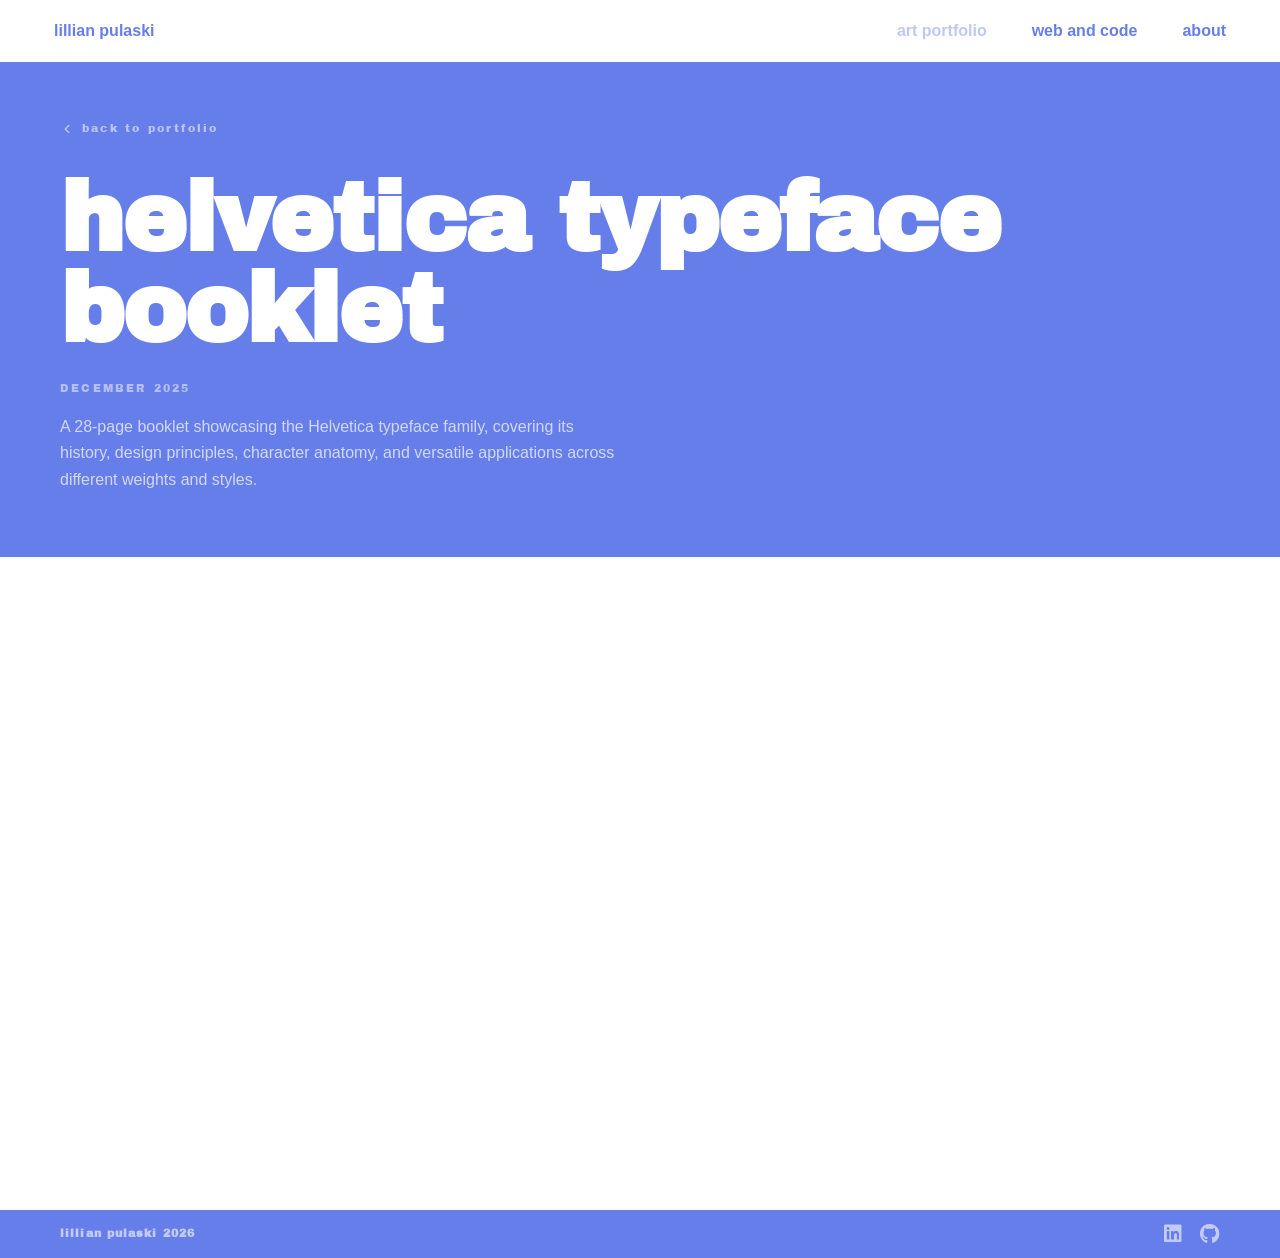
<file: projects/helvetica.html>
<!DOCTYPE html>
<html lang="en">
<head>
    <meta charset="UTF-8">
    <meta name="viewport" content="width=device-width, initial-scale=1.0">
    <title>helvetica typeface booklet — lillian pulaski</title>
    <link rel="icon" href="../photos/icon3.svg">
    <link rel="stylesheet" href="../style.css">
    <link rel="preconnect" href="https://fonts.googleapis.com">
    <link rel="preconnect" href="https://fonts.gstatic.com" crossorigin>
    <link href="https://fonts.googleapis.com/css2?family=Anton&family=Archivo+Black&display=swap" rel="stylesheet">
    <link rel="stylesheet" href="https://cdnjs.cloudflare.com/ajax/libs/font-awesome/6.4.0/css/all.min.css">
    <style>

        /* ─────────────────────────────────────────
           PROJECT HEADER BANNER
        ───────────────────────────────────────── */
        .project-banner {
            background-color: var(--color-text);
            padding: 120px 60px 64px;
        }

        .project-banner-inner {
            max-width: 1600px;
            margin: 0 auto;
        }

        .back-link {
            display: inline-flex;
            align-items: center;
            gap: 8px;
            color: rgba(255,255,255,0.55);
            text-decoration: none;
            font-family: var(--font-display);
            font-size: 11px;
            letter-spacing: 0.2em;
            text-transform: lowercase;
            margin-bottom: 36px;
            transition: color 0.2s;
        }

        .back-link:hover { color: #fff; }

        .back-link svg {
            width: 14px; height: 14px;
            stroke: currentColor; fill: none;
            stroke-width: 2.5;
            stroke-linecap: round;
            stroke-linejoin: round;
            flex-shrink: 0;
        }

        .project-title {
            font-family: var(--font-display);
            font-size: clamp(40px, 8vw, 96px);
            font-weight: 900;
            letter-spacing: -0.02em;
            line-height: 0.95;
            color: #fff;
            margin-bottom: 24px;
        }

        .project-desc {
            font-size: 16px;
            color: rgba(255,255,255,0.7);
            max-width: 560px;
            line-height: 1.65;
        }

        .project-date {
            font-family: var(--font-display);
            font-size: 11px;
            letter-spacing: 0.2em;
            text-transform: uppercase;
            color: rgba(255,255,255,0.5);
            margin-bottom: 16px;
        }

        /* ─────────────────────────────────────────
           IMAGE STRIP SECTIONS
        ───────────────────────────────────────── */
        .strip-section {
            max-width: 1600px;
            margin: 0 auto;
            padding: 56px 0 0;
        }

        .strip-section:last-of-type {
            padding-bottom: 100px;
        }

        .strip-label-line {
            display: flex;
            align-items: center;
            gap: 16px;
            padding: 0 60px;
            margin-bottom: 20px;
        }

        .strip-label-line span {
            font-family: var(--font-display);
            font-size: 11px;
            letter-spacing: 0.25em;
            text-transform: uppercase;
            color: var(--color-text-secondary);
            white-space: nowrap;
        }

        .strip-label-line::after {
            content: '';
            display: block;
            flex: 1;
            height: 1px;
            background: var(--color-text-secondary);
            opacity: 0.25;
        }

        .img-strip {
            display: flex;
            gap: 16px;
            overflow-x: auto;
            padding: 0 60px 16px;
            /* hide scrollbar in all browsers */
            scrollbar-width: none;
            -ms-overflow-style: none;
        }

        .img-strip::-webkit-scrollbar {
            display: none;
        }

        .strip-img {
            flex: 0 0 auto;
            height: 460px;
            width: auto;
            overflow: hidden;
            cursor: default;
        }

        .strip-img img {
            height: 100%;
            width: auto;
            display: block;
        }

        /* ─────────────────────────────────────────
           RESPONSIVE
        ───────────────────────────────────────── */
        @media (max-width: 768px) {
            .project-banner             { padding: 100px 30px 48px; }
            .strip-section              { padding-top: 40px; }
            .strip-section:last-of-type { padding-bottom: 72px; }
            .strip-label-line,
            .img-strip                  { padding-left: 30px; padding-right: 30px; }
            .strip-img                  { height: 280px; }
        }

        .footer { background-color: var(--color-text) !important; border-top: none; padding: 14px 60px !important; }
        .footer-text { color: rgba(255,255,255,0.6) !important; font-weight: 900 !important; font-family: var(--font-display) !important; }
        .footer-icon-link { color: rgba(255,255,255,0.6) !important; }
        .footer-icon-link:hover { color: white !important; }
        .footer-icon { width: 20px; height: 20px; font-size: 20px !important; }
        .footer-right { gap: 16px !important; }
    </style>
</head>
<body>

    <!-- Navigation -->
    <nav class="nav">
        <div class="nav-content">
            <div class="nav-name">lillian pulaski</div>
            <div class="nav-links">
                <a href="../index.html" class="nav-link nav-link--active">art portfolio</a>
                <a href="../technical.html" class="nav-link">web and code</a>
                <a href="../about.html" class="nav-link">about</a>
            </div>
        </div>
    </nav>

    <!-- Blue banner -->
    <div class="project-banner">
        <div class="project-banner-inner">
            <a href="../index.html" class="back-link">
                <svg viewBox="0 0 24 24"><polyline points="15 18 9 12 15 6"/></svg>
                back to portfolio
            </a>
            
            <h1 class="project-title">helvetica typeface booklet</h1>
            <p class="project-date">DECEMBER 2025</p>
            <p class="project-desc">A 28-page booklet showcasing the Helvetica typeface family, covering its history, design principles, character anatomy, and versatile applications across different weights and styles.</p>
        </div>
    </div>

    <br>
    <iframe allowfullscreen="allowfullscreen" allow="clipboard-write" scrolling="no" class="fp-iframe" style="border: 0px; width: 100%; height: 600px;" src="https://heyzine.com/flip-book/951fbff68e.html"></iframe>
    <br>
    <br>

    <!-- Footer -->
    <footer class="footer">
        <div class="footer-content">
            <div class="footer-left">
                <p class="footer-text">lillian pulaski 2026</p>
            </div>
            <div class="footer-right">
                <a href="https://www.linkedin.com/in/lillian-pulaski-b7491a246/" class="footer-link footer-icon-link" target="_blank" aria-label="LinkedIn">
                    <i class="fab fa-linkedin footer-icon"></i>
                </a>
                <a href="https://github.com/lillian-pulaski" class="footer-link footer-icon-link" target="_blank" aria-label="GitHub">
                    <i class="fab fa-github footer-icon"></i>
                </a>
            </div>
        </div>
    </footer>

</body>
</html>
</file>
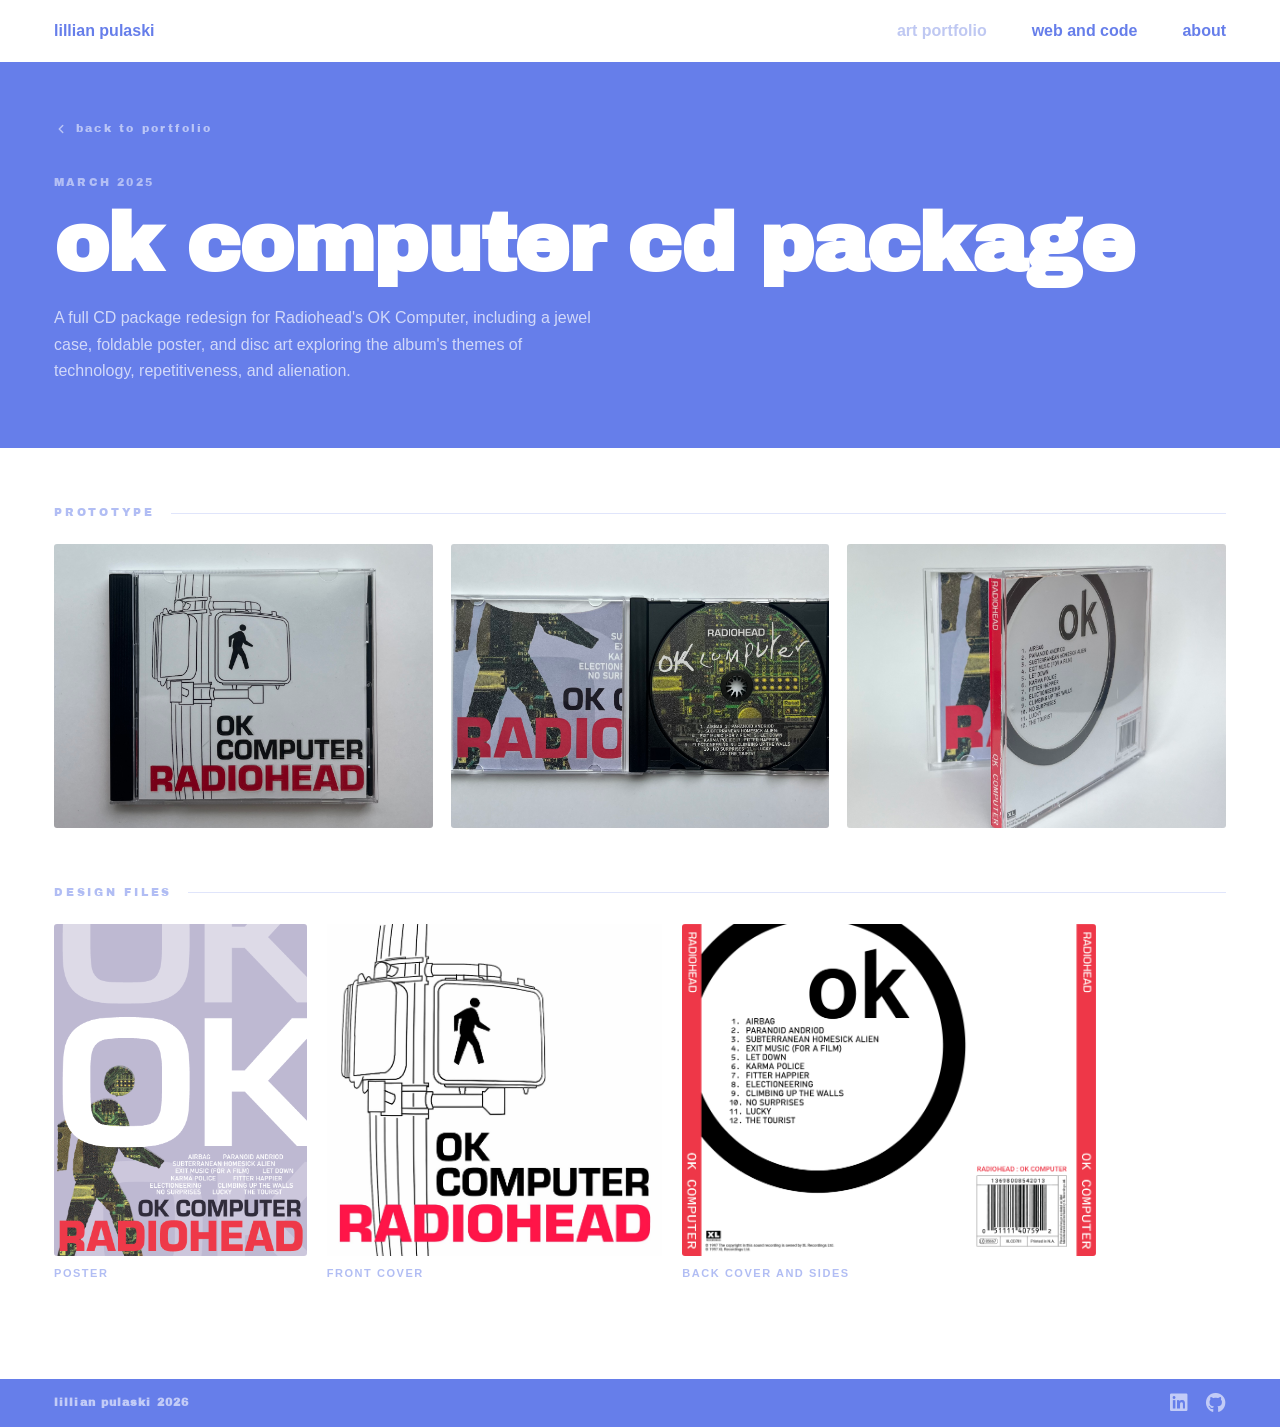
<file: projects/okcd.html>
<!DOCTYPE html>
<html lang="en">
<head>
    <meta charset="UTF-8">
    <meta name="viewport" content="width=device-width, initial-scale=1.0">
    <title>ok computer cd package</title>
    <link rel="icon" href="../photos/icon3.svg">
    <link rel="stylesheet" href="../style.css">
    <link rel="preconnect" href="https://fonts.googleapis.com">
    <link rel="preconnect" href="https://fonts.gstatic.com" crossorigin>
    <link href="https://fonts.googleapis.com/css2?family=Anton&family=Archivo+Black&display=swap" rel="stylesheet">
    <link rel="stylesheet" href="https://cdnjs.cloudflare.com/ajax/libs/font-awesome/6.4.0/css/all.min.css">
    <style>

        /* ── Blue banner ── */
        .project-banner {
            background-color: var(--color-text);
            padding: 120px 0 64px;
        }

        .project-banner-inner {
            max-width: 1440px;
            margin: 0 auto;
            padding: 0 54px;
        }

        .back-link {
            display: inline-flex;
            align-items: center;
            gap: 8px;
            color: rgba(255,255,255,0.55);
            text-decoration: none;
            font-family: var(--font-display);
            font-size: 11px;
            letter-spacing: 0.2em;
            text-transform: lowercase;
            margin-bottom: 36px;
            transition: color 0.2s;
        }

        .back-link:hover { color: #fff; }

        .back-link svg {
            width: 14px; height: 14px;
            stroke: currentColor; fill: none;
            stroke-width: 2.5;
            stroke-linecap: round;
            stroke-linejoin: round;
            flex-shrink: 0;
        }

        .project-date {
            font-family: var(--font-display);
            font-size: 11px;
            letter-spacing: 0.2em;
            text-transform: uppercase;
            color: rgba(255,255,255,0.5);
            margin-bottom: 14px;
        }

        .project-title {
            font-family: var(--font-display);
            font-size: clamp(36px, 7vw, 82px);
            font-weight: 900;
            letter-spacing: -0.02em;
            line-height: 0.95;
            color: #fff;
            margin-bottom: 22px;
        }

        .project-desc {
            font-size: 16px;
            color: rgba(255,255,255,0.7);
            max-width: 62ch;
            line-height: 1.65;
            margin: 0;
        }

        /* ─────────────────────────────────────────
           GALLERY
           Grids instead of side-scrolling strips, so
           nothing is hidden off the right edge.
        ───────────────────────────────────────── */
        .section {
            max-width: 1440px;
            margin: 0 auto;
            padding: 56px 54px 0;
        }

        .section:last-of-type { padding-bottom: 96px; }

        /* label with a rule running off to the right */
        .section-label {
            display: flex;
            align-items: center;
            gap: 16px;
            margin-bottom: 22px;
        }

        .section-label span {
            font-family: var(--font-display);
            font-size: 11px;
            letter-spacing: 0.25em;
            text-transform: uppercase;
            color: var(--color-text);
            opacity: 0.5;
            white-space: nowrap;
        }

        .section-label::after {
            content: '';
            display: block;
            flex: 1;
            height: 1px;
            background: var(--color-text);
            opacity: 0.2;
        }

        .gallery {
            display: grid;
            grid-template-columns: repeat(auto-fit, minmax(240px, 1fr));
            gap: 18px;
            align-items: start;
        }

        .gallery figure { margin: 0; }

        .gallery img {
            width: 100%;
            display: block;
            border-radius: 3px;
        }

        /* photographs: matched crop so the row sits level */
        .gallery--photos img {
            aspect-ratio: 4 / 3;
            object-fit: cover;
        }

        /* flat artwork: one row, every image set to the same
           height so the tops and bottoms line up. Widths follow
           each file's own proportions, and the shared height is
           tied to the viewport so the row always fits. */
        .gallery--files {
            display: flex;
            flex-wrap: nowrap;
            align-items: flex-start;
            gap: 20px;
        }

        .gallery--files figure { flex: 0 0 auto; }

        .gallery--files img {
            height: clamp(180px, 26vw, 400px);
            width: auto;
            max-width: 100%;
        }

        figcaption {
            font-family: var(--font-body);
            font-weight: 600;
            font-size: 11px;
            letter-spacing: 0.14em;
            text-transform: uppercase;
            color: var(--color-text);
            opacity: 0.5;
            margin-top: 9px;
        }

        /* ── Footer ── */
        .footer { padding: 14px 54px !important; }

        @media (max-width: 768px) {
            .project-banner { padding: 100px 0 48px; }
            .project-banner-inner { padding: 0 20px; }
            .section { padding: 40px 20px 0; }
            .section:last-of-type { padding-bottom: 72px; }
            .gallery { gap: 14px; }

            .gallery--files {
                flex-direction: column;
                gap: 18px;
            }

            .gallery--files img { height: auto; width: 100%; }
            .footer { padding: 13px 20px !important; }
        }
    </style>
</head>
<body>

    <!-- Navigation -->
    <nav class="nav">
        <div class="nav-content">
            <div class="nav-name">lillian pulaski</div>
            <div class="nav-links">
                <a href="../index.html" class="nav-link nav-link--active">art portfolio</a>
                <a href="../technical.html" class="nav-link">web and code</a>
                <a href="../about.html" class="nav-link">about</a>
            </div>
        </div>
    </nav>

    <!-- Blue banner -->
    <div class="project-banner">
        <div class="project-banner-inner">
            <a href="../index.html" class="back-link">
                <svg viewBox="0 0 24 24"><polyline points="15 18 9 12 15 6"/></svg>
                back to portfolio
            </a>
            <p class="project-date">March 2025</p>
            <h1 class="project-title">ok computer cd package</h1>
            <p class="project-desc">A full CD package redesign for Radiohead's OK Computer, including a jewel case, foldable poster, and disc art exploring the album's themes of technology, repetitiveness, and alienation.</p>
        </div>
    </div>

    <!-- Prototype -->
    <div class="section">
        <div class="section-label"><span>prototype</span></div>
        <div class="gallery gallery--photos">
            <figure>
                <img src="../photos/cd-cover.jpg" alt="Finished CD package, front">
            </figure>
            <figure>
                <img src="../photos/cd-inside.jpg" alt="Finished CD package, open">
            </figure>
            <figure>
                <img src="../photos/cd-side.jpg" alt="Finished CD package, spine">
            </figure>
        </div>
    </div>

    <!-- Design files -->
    <div class="section">
        <div class="section-label"><span>design files</span></div>
        <div class="gallery gallery--files">
            <figure>
                <img src="../photos/okcd_poster.png" alt="Foldable poster artwork">
                <figcaption>poster</figcaption>
            </figure>
            <figure>
                <img src="../photos/lpulaski_okcd_FRONT.jpg" alt="Front cover artwork">
                <figcaption>front cover</figcaption>
            </figure>
            <figure>
                <img src="../photos/okcd_BACK+SIDES.png" alt="Back cover and spine artwork">
                <figcaption>back cover and sides</figcaption>
            </figure>
        </div>
    </div>

    <!-- Footer -->
    <footer class="footer">
        <div class="footer-content">
            <div class="footer-left">
                <p class="footer-text">lillian pulaski 2026</p>
            </div>
            <div class="footer-right">
                <a href="https://www.linkedin.com/in/lillian-pulaski/" class="footer-link footer-icon-link" target="_blank" aria-label="LinkedIn">
                    <i class="fab fa-linkedin footer-icon"></i>
                </a>
                <a href="https://github.com/lillian-pulaski" class="footer-link footer-icon-link" target="_blank" aria-label="GitHub">
                    <i class="fab fa-github footer-icon"></i>
                </a>
            </div>
        </div>
    </footer>

</body>
</html>
</file>
<file: style.css>
/* =========================================================
   lillian pulaski — shared styles
   Loaded by index.html, technical.html, about.html and the
   project pages. Page-specific layout lives in each page's
   own <style> block.
   ========================================================= */

/* ── Reset ── */
* {
    margin: 0;
    padding: 0;
    box-sizing: border-box;
}

:root {
    --color-text: #667eea;
    --color-bg: #ffffff;
    --color-text-secondary: #bfc8f2;
    --font-display: 'Archivo Black', sans-serif;
    --font-body: -apple-system, BlinkMacSystemFont, "Segoe UI", sans-serif;
}

/* base font size at 90% */
html {
    font-size: 90%;
    scroll-behavior: smooth;
    /* don't add overflow-x here, it clips the full-bleed bands */
}

body {
    font-family: var(--font-body);
    background-color: var(--color-bg);
    color: var(--color-text);
    /* same here, no overflow-x: hidden */
    line-height: 1.6;
}

::selection {
    background-color: var(--color-text);
    color: var(--color-bg);
}

/* ── Navigation ── */
.nav {
    position: fixed;
    top: 0;
    left: 0;
    right: 0;
    z-index: 1000;
    padding: 18px 54px;
    background-color: var(--color-bg);
}

.nav-content {
    display: flex;
    justify-content: space-between;
    align-items: center;
}

.nav-name {
    font-size: 16px;
    font-weight: 700;
    color: var(--color-text);
}

.nav-links {
    display: flex;
    gap: 45px;
}

.nav-link {
    color: var(--color-text);
    text-decoration: none;
    font-size: 16px;
    font-weight: 700;
    transition: color 0.3s ease;
}

.nav-link:hover { color: var(--color-text-secondary); }

.nav-link--active { color: var(--color-text-secondary) !important; }

/* ── Page header ──
   Every page sets its own padding; these are the shared bits. */
.hero {
    position: relative;
    min-height: 0;
    display: flex;
    align-items: flex-start;
    justify-content: center;
}

.hero-content {
    position: relative;
    z-index: 2;
    text-align: left;
    padding: 90px 54px 29px;
    width: 100%;
}

.name-container { margin-bottom: 0; }

.portfolio-title {
    font-family: var(--font-display);
    font-weight: 900;
    font-size: clamp(28px, 5.5vw, 65px);
    letter-spacing: -0.02em;
    line-height: 1;
    color: var(--color-text);
    text-align: left;
    margin: 0;
}

/* ── Links inside body copy ──
   :not(.btn) so this never touches the pill buttons, which set
   their own white text. */
.about-text a:not(.btn) {
    color: var(--color-text);
    font-weight: 600;
    text-decoration: underline;
    text-underline-offset: 3px;
    transition: opacity 0.25s ease;
}

.about-text a:not(.btn):hover { opacity: 0.7; }

/* ── Footer ──
   Blue by default, so pages don't have to override it. */
.footer {
    background-color: var(--color-text);
    padding: 13px 54px;
}

.footer-content {
    display: flex;
    flex-direction: row;
    justify-content: space-between;
    align-items: center;
    width: 100%;
    max-width: none;
    margin: 0;
    padding: 0;
}

.footer-left { display: flex; flex-direction: column; gap: 7px; }

.footer-text {
    font-family: var(--font-display);
    font-weight: 900;
    font-size: 11px;
    letter-spacing: 0.1em;
    color: rgba(255, 255, 255, 0.6);
    white-space: nowrap;
}

.footer-right { display: flex; gap: 16px; flex-shrink: 0; }

.footer-link {
    font-size: 11px;
    letter-spacing: 0.15em;
    color: rgba(255, 255, 255, 0.6);
    text-decoration: none;
    transition: color 0.3s ease;
}

.footer-link:hover { color: #fff; }

.footer-icon-link {
    font-size: 0;
    display: flex;
    align-items: center;
    justify-content: center;
    color: rgba(255, 255, 255, 0.6);
    transition: color 0.3s ease;
}

.footer-icon-link:hover { color: #fff; }

.footer-icon {
    width: 20px;
    height: 20px;
    font-size: 20px;
}

/* ── Responsive ── */
@media (max-width: 768px) {
    .nav { padding: 14px 20px; }
    .nav-name { font-size: 14px; }
    .nav-links { gap: 20px; }
    .nav-link { font-size: 14px; }

    .hero-content { padding: 76px 20px 20px; }

    /* footer: always one row */
    .footer { padding: 13px 20px; }
    .footer-right { gap: 14px; }
}
</file>
